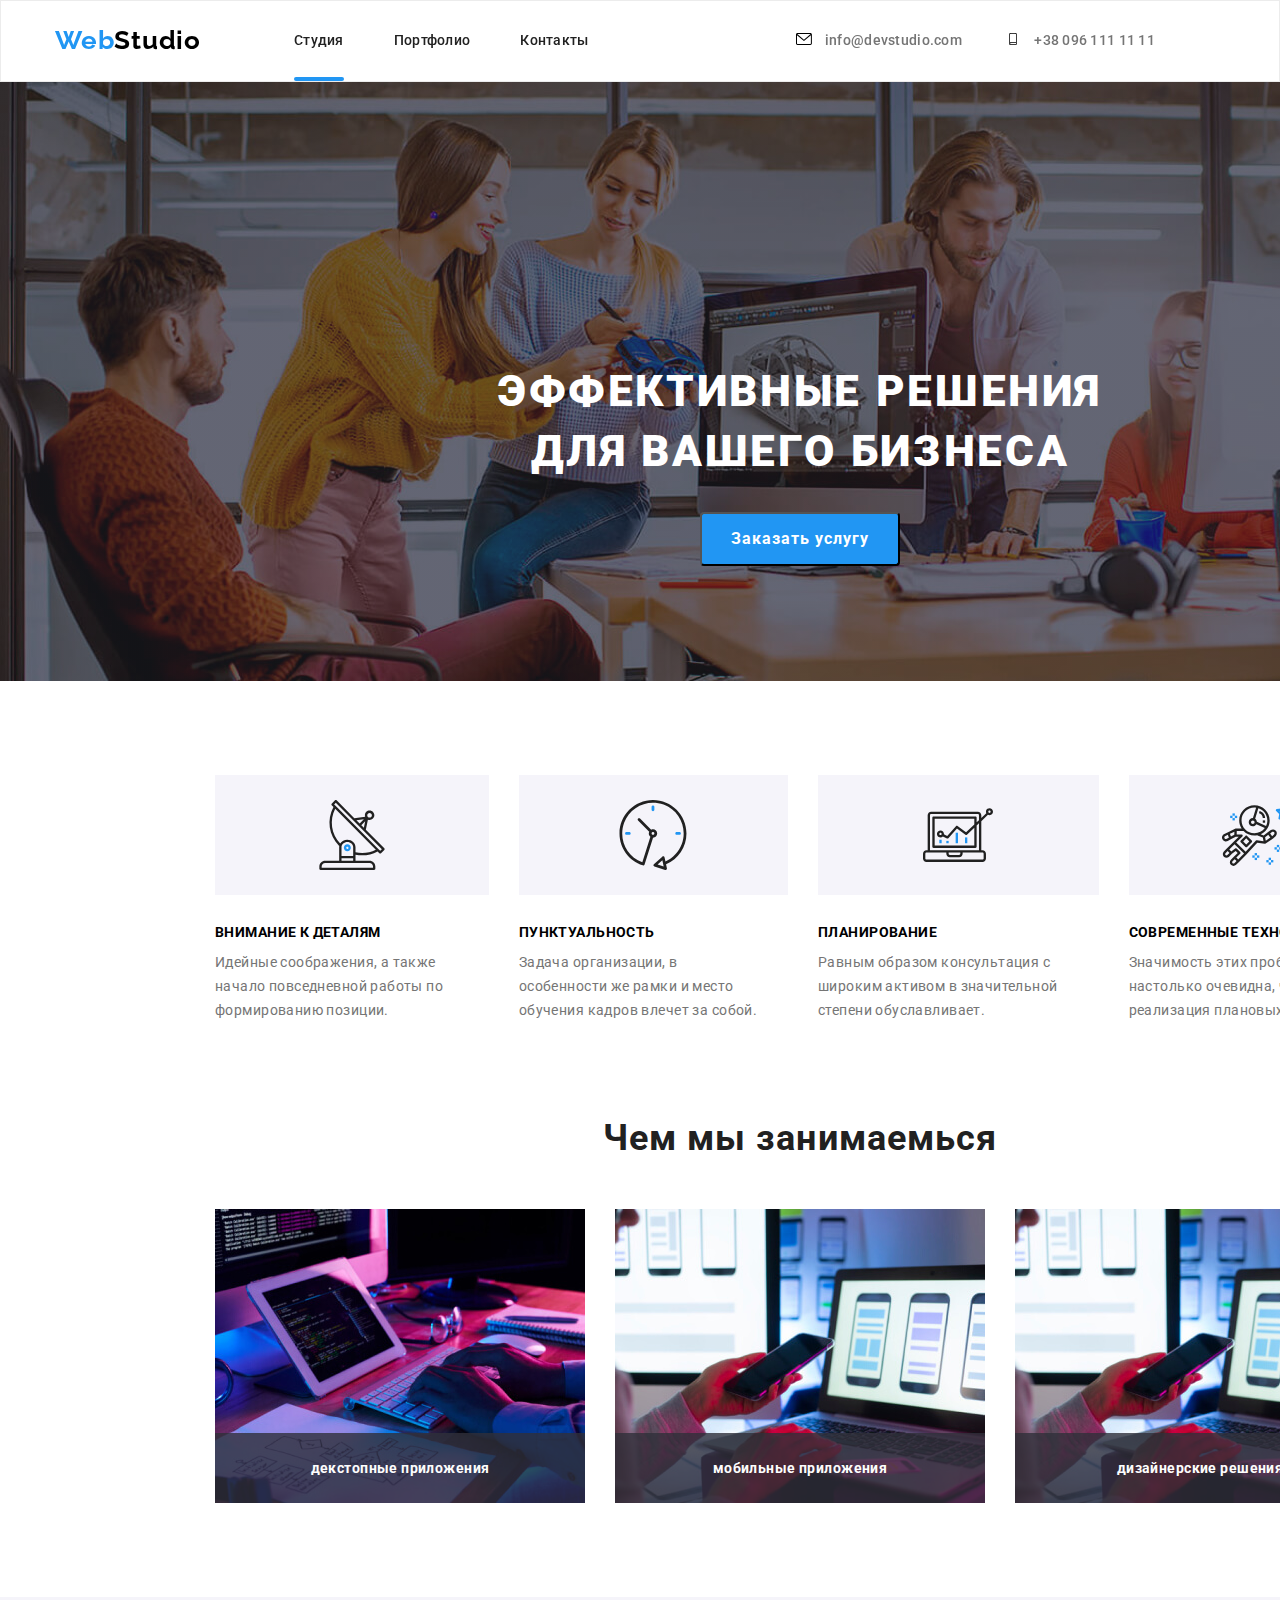
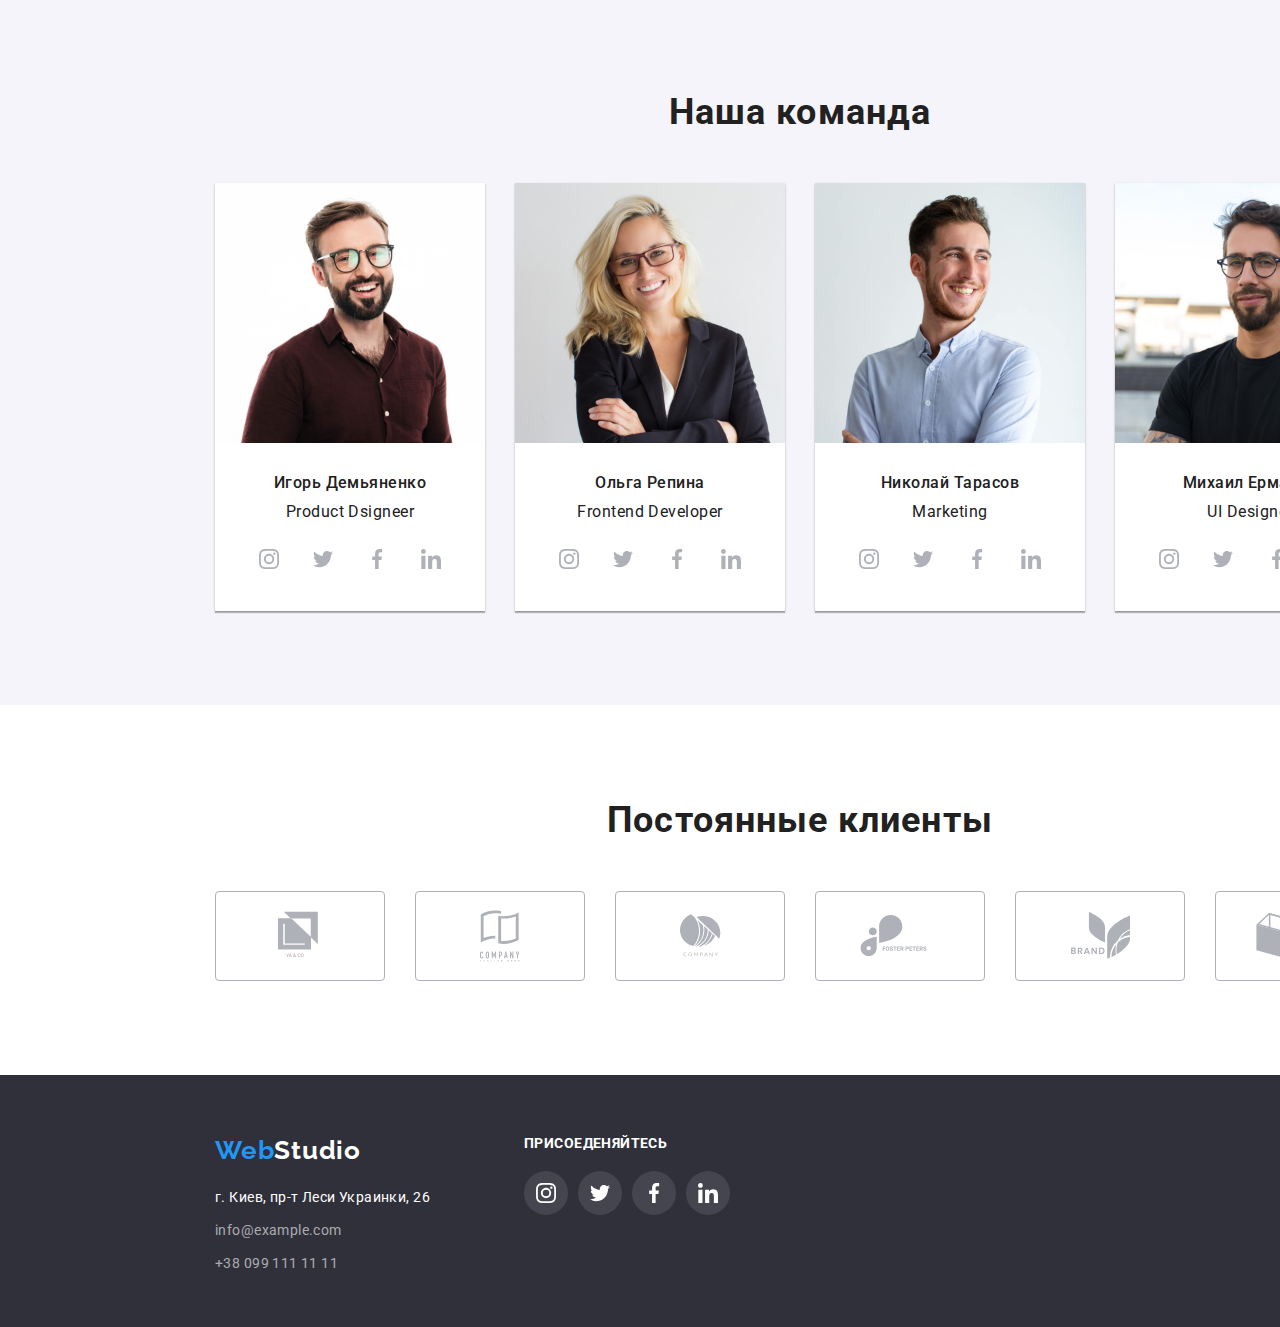
<file: index.html>
<!DOCTYPE html>
<html lang="ru">
  <head>
    <meta charset="UTF-8" />
    <meta name="viewport" content="width=device-width, initial-scale=1.0" />
    <title>Веб студия</title>
    <link
      rel="stylesheet"
      href="https://cdnjs.cloudflare.com/ajax/libs/modern-normalize/1.0.0/modern-normalize.css"
    />
    <link
      href="https://fonts.googleapis.com/css2?family=Raleway:wght@700&family=Roboto:wght@400;500;700&display=swap"
      rel="stylesheet"
    />
    <link rel="stylesheet" href="./css/styles.css" />
  </head>
  <body>
    <!-- header -->
    <header class="header">
      <div class="container">
        <nav class="navigation">
          <a
            class="logo-navigation-list-link link"
            href="./index.html"
            aria-label="логотип веб студия"
            >Web<span class="logo-color">Studio</span></a
          >
          <ul class="navigation-list list">
            <li class="navigation-list-item">
              <div class="item-underline">
                <a class="navigation-list-link link" href="./index.html"
                  >Студия</a
                >
                <div class="underline"></div>
              </div>
            </li>
            <li class="navigation-list-item">
              <a class="navigation-list-link link" href="./portfolio.html"
                >Портфолио</a
              >
            </li>
            <li class="navigation-list-item">
              <a class="navigation-list-link link" href="">Контакты</a>
            </li>
          </ul>
        </nav>
        <address class="adress">
          <ul class="list">
            <li class="header-link-item">
              <a class="header-link link" href="mailto:info@devstudio.com"
                ><svg class="header-link-svg">
                  <use href="./images/sprite.svg#icon-envelope"></use>
                </svg>
                info@devstudio.com
              </a>
            </li>
            <li class="header-tel-link-item">
              <a class="header-tel-link link" href="tel:+380961111111"
                ><svg class="header-tel-link-svg">
                  <use href="./images/sprite.svg#icon-smartphone"></use>
                </svg>
                +38 096 111 11 11
              </a>
            </li>
          </ul>
        </address>
      </div>
    </header>
    <main>
      <!--Hero-->
      <section class="hero">
        <div class="container">
          <h1 class="hero-title">
            Эффективные решения <br />
            для вашего бизнеса
          </h1>
          <button class="modal-btn" type="button" data-modal-open>
            Заказать услугу
          </button>
        </div>
      </section>
      <!-- qualitys -->
      <section class="qualitys">
        <!-- <h2 hidden>qualitys</h2> -->
        <div class="container">
          <ul class="qualitys-list list">
            <li class="qualitys-list-item icon-antenna">
              <h3 class="subtitly-qualitys">Внимание к деталям</h3>
              <p class="description">
                Идейные соображения, а также начало повседневной работы по
                формированию позиции.
              </p>
            </li>
            <li class="qualitys-list-item icon-clock">
              <h3 class="subtitly-qualitys">Пунктуальность</h3>
              <p class="description">
                Задача организации, в особенности же рамки и место обучения
                кадров влечет за собой.
              </p>
            </li>
            <li class="qualitys-list-item icon-diagram">
              <h3 class="subtitly-qualitys">Планирование</h3>
              <p class="description">
                Равным образом консультация с широким активом в значительной
                степени обуславливает.
              </p>
            </li>
            <li class="qualitys-list-item icon-astronaut">
              <h3 class="subtitly-qualitys">Современные технологии</h3>
              <p class="description">
                Значимость этих проблем настолько очевидна, что реализация
                плановых заданий..
              </p>
            </li>
          </ul>
        </div>
      </section>
      <!--Чем мы занимаемься-->
      <section class="about">
        <h2 class="second-title">Чем мы занимаемься</h2>
        <div class="container">
          <ul class="about-list list">
            <li class="about-list-item">
              <div class="container-img">
                <img
                  src="./images/Чем-мы-занимаемся/img1.jpg"
                  alt="руки на клавиатуре"
                  width="370"
                  height="294"
                />
                <p class="about-subtitle">декстопные приложения</p>
              </div>
            </li>
            <li class="about-list-item">
              <div class="container-img">
                <img
                  src="./images/Чем-мы-занимаемся/img2.jpg"
                  alt="телефон в руке"
                  width="370"
                  height="294"
                />
                <p class="about-subtitle">мобильные приложения</p>
              </div>
            </li>
            <li class="about-list-item">
              <div class="container-img">
                <img
                  src="./images/Чем-мы-занимаемся/img2.jpg"
                  alt="телефон в руке"
                  width="370"
                  height="294"
                />
                <p class="about-subtitle">дизайнерские решения</p>
              </div>
            </li>
          </ul>
        </div>
      </section>
      <!--our command-->
      <section class="command">
        <h2 class="title-our-command">Наша команда</h2>
        <div class="container">
          <ul class="names-list list">
            <li class="names-list-item">
              <img
                src="./images/Наша-команда/igor.jpg"
                alt="игорь"
                width="270"
                height="260"
              />
              <h3 class="name">Игорь Демьяненко</h3>
              <p lang="en" class="position">Product Dsigneer</p>
              <ul class="social-list list">
                <li class="social-list-item">
                  <a class="social-list-link" href="">
                    <svg class="social-list-svg">
                      <use href="./images/sprite.svg#icon-instagram"></use>
                    </svg>
                  </a>
                </li>
                <li class="social-list-item">
                  <a class="social-list-link" href="">
                    <svg class="social-list-svg">
                      <use href="./images/sprite.svg#icon-twitter"></use>
                    </svg>
                  </a>
                </li>
                <li class="social-list-item">
                  <a class="social-list-link" href="">
                    <svg class="social-list-svg">
                      <use href="./images/sprite.svg#icon-facebook"></use>
                    </svg>
                  </a>
                </li>
                <li class="social-list-item">
                  <a class="social-list-link" href="">
                    <svg class="social-list-svg">
                      <use href="./images/sprite.svg#icon-linkedin"></use>
                    </svg>
                  </a>
                </li>
              </ul>
            </li>
            <li class="names-list-item">
              <img
                src="./images/Наша-команда/olga.jpg"
                alt="ольга"
                width="270"
                height="260"
              />
              <h3 class="name">Ольга Репина</h3>
              <p lang="en" class="position">Frontend Developer</p>
              <ul class="social-list list">
                <li class="social-list-item">
                  <a class="social-list-link" href="">
                    <svg class="social-list-svg">
                      <use href="./images/sprite.svg#icon-instagram"></use>
                    </svg>
                  </a>
                </li>
                <li class="social-list-item">
                  <a class="social-list-link" href="">
                    <svg class="social-list-svg">
                      <use href="./images/sprite.svg#icon-twitter"></use>
                    </svg>
                  </a>
                </li>
                <li class="social-list-item">
                  <a class="social-list-link" href="">
                    <svg class="social-list-svg">
                      <use href="./images/sprite.svg#icon-facebook"></use>
                    </svg>
                  </a>
                </li>
                <li class="social-list-item">
                  <a class="social-list-link" href="">
                    <svg class="social-list-svg">
                      <use href="./images/sprite.svg#icon-linkedin"></use>
                    </svg>
                  </a>
                </li>
              </ul>
            </li>
            <li class="names-list-item">
              <img
                src="./images/Наша-команда/nicolay.jpg"
                alt="николай"
                width="270"
                height="260"
              />
              <h3 class="name">Николай Тарасов</h3>
              <p lang="en" class="position">Marketing</p>
              <ul class="social-list list">
                <li class="social-list-item">
                  <a class="social-list-link" href="">
                    <svg class="social-list-svg">
                      <use href="./images/sprite.svg#icon-instagram"></use>
                    </svg>
                  </a>
                </li>
                <li class="social-list-item">
                  <a class="social-list-link" href="">
                    <svg class="social-list-svg">
                      <use href="./images/sprite.svg#icon-twitter"></use>
                    </svg>
                  </a>
                </li>
                <li class="social-list-item">
                  <a class="social-list-link" href="">
                    <svg class="social-list-svg">
                      <use href="./images/sprite.svg#icon-facebook"></use>
                    </svg>
                  </a>
                </li>
                <li class="social-list-item">
                  <a class="social-list-link" href="">
                    <svg class="social-list-svg">
                      <use href="./images/sprite.svg#icon-linkedin"></use>
                    </svg>
                  </a>
                </li>
              </ul>
            </li>
            <li class="names-list-item">
              <img
                src="./images/Наша-команда/mihail.jpg"
                alt="михаил"
                width="270"
                height="260"
              />
              <h3 class="name">Михаил Ермаков</h3>
              <p lang="en" class="position">UI Designer</p>
              <ul class="social-list list">
                <li class="social-list-item">
                  <a class="social-list-link" href="">
                    <svg class="social-list-svg">
                      <use href="./images/sprite.svg#icon-instagram"></use>
                    </svg>
                  </a>
                </li>
                <li class="social-list-item">
                  <a class="social-list-link" href="">
                    <svg class="social-list-svg">
                      <use href="./images/sprite.svg#icon-twitter"></use>
                    </svg>
                  </a>
                </li>
                <li class="social-list-item">
                  <a class="social-list-link" href="">
                    <svg class="social-list-svg">
                      <use href="./images/sprite.svg#icon-facebook"></use>
                    </svg>
                  </a>
                </li>
                <li class="social-list-item">
                  <a class="social-list-link" href="">
                    <svg class="social-list-svg">
                      <use href="./images/sprite.svg#icon-linkedin"></use>
                    </svg>
                  </a>
                </li>
              </ul>
            </li>
          </ul>
        </div>
      </section>
      <!-- =============clients================= -->
      <section class="clients">
        <h2 class="title-clients">Постоянные клиенты</h2>
        <div class="container">
          <ul class="clients-list list">
            <li class="clients-item">
              <a class="clients-link" href="">
                <svg width="44" height="50" class="clients-item-svg">
                  <use href="./images/sprite.svg#icon-logo1"></use>
                </svg>
              </a>
            </li>
            <li class="clients-item">
              <a class="clients-link" href=""
                ><svg
                  width="40"
                  height="52"
                  class="clients-item-svg icon-logo2"
                >
                  <use href="./images/sprite.svg#icon-logo2"></use>
                </svg>
              </a>
            </li>
            <li class="clients-item">
              <a class="clients-link" href=""
                ><svg width="41" height="43" class="clients-item-svg">
                  <use href="./images/sprite.svg#icon-logo3"></use>
                </svg>
              </a>
            </li>
            <li class="clients-item">
              <a class="clients-link" href=""
                ><svg width="80" height="42" class="clients-item-svg">
                  <use href="./images/sprite.svg#icon-logo4"></use>
                </svg>
              </a>
            </li>
            <li class="clients-item">
              <a class="clients-link" href=""
                ><svg width="59" height="47" class="clients-item-svg">
                  <use href="./images/sprite.svg#icon-logo5"></use>
                </svg>
              </a>
            </li>
            <li class="clients-item">
              <a class="clients-link" href=""
                ><svg width="88" height="45" class="clients-item-svg">
                  <use href="./images/sprite.svg#icon-logo6"></use>
                </svg>
              </a>
            </li>
          </ul>
        </div>
      </section>
    </main>
    <!-- footer -->
    <footer class="footer">
      <div class="container">
        <div>
          <address class="adress">
            <a
              class="logo-navigation-list-link link"
              href="./index.html"
              aria-label="логотип веб студия"
              >Web<span class="footer-logo-color">Studio</span>
            </a>
            <ul class="footer-list list">
              <li class="footer-navigation-item">
                <a
                  class="footer-navigation-list-item link"
                  href="https://goo.gl/maps/fQtyzHrdmxsXW1k68"
                  target="_blank"
                  >г. Киев, пр-т Леси Украинки, 26</a
                >
              </li>
              <li class="footer-navigation-item">
                <a
                  class="footer-navigation-list-link link"
                  href="mailto:info@example.com"
                  >info@example.com</a
                >
              </li>
              <li class="footer-navigation-item">
                <a class="footer-tel-link link" href="tel:+380991111111"
                  >+38 099 111 11 11</a
                >
              </li>
            </ul>
          </address>
        </div>

        <div class="social-link">
          <p class="social-link-footer-title">ПРИСОЕДЕНЯЙТЕСЬ</p>
          <ul class="social-link-footer-list list">
            <li class="footer-social-link-item">
              <a class="footer-social-link" href=""
                ><svg class="footer-social-list-svg">
                  <use href="./images/sprite.svg#icon-instagram"></use>
                </svg>
              </a>
            </li>
            <li class="footer-social-link-item">
              <a class="footer-social-link" href="">
                <svg class="footer-social-list-svg">
                  <use href="./images/sprite.svg#icon-twitter"></use>
                </svg>
              </a>
            </li>
            <li class="footer-social-link-item">
              <a class="footer-social-link" href=""
                ><svg class="footer-social-list-svg">
                  <use href="./images/sprite.svg#icon-facebook"></use>
                </svg>
              </a>
            </li>
            <li class="footer-social-link-item">
              <a class="footer-social-link" href=""
                ><svg class="footer-social-list-svg">
                  <use href="./images/sprite.svg#icon-linkedin"></use>
                </svg>
              </a>
            </li>
          </ul>
        </div>
      </div>
    </footer>

    <div class="backdrop is-hidden" data-modal>
      <div class="modal">
        <button type="button" class="close-btn" data-modal-close></button>
      </div>
    </div>
    <script src="./js/modal.js"></script>
  </body>
</html>

<!-- <svg class="close-btn-svg">
            <use
              width="18px"
              height="18px"
              href="./images.qualitys.close-black.svg"
            ></use>
          </svg> -->
</file>
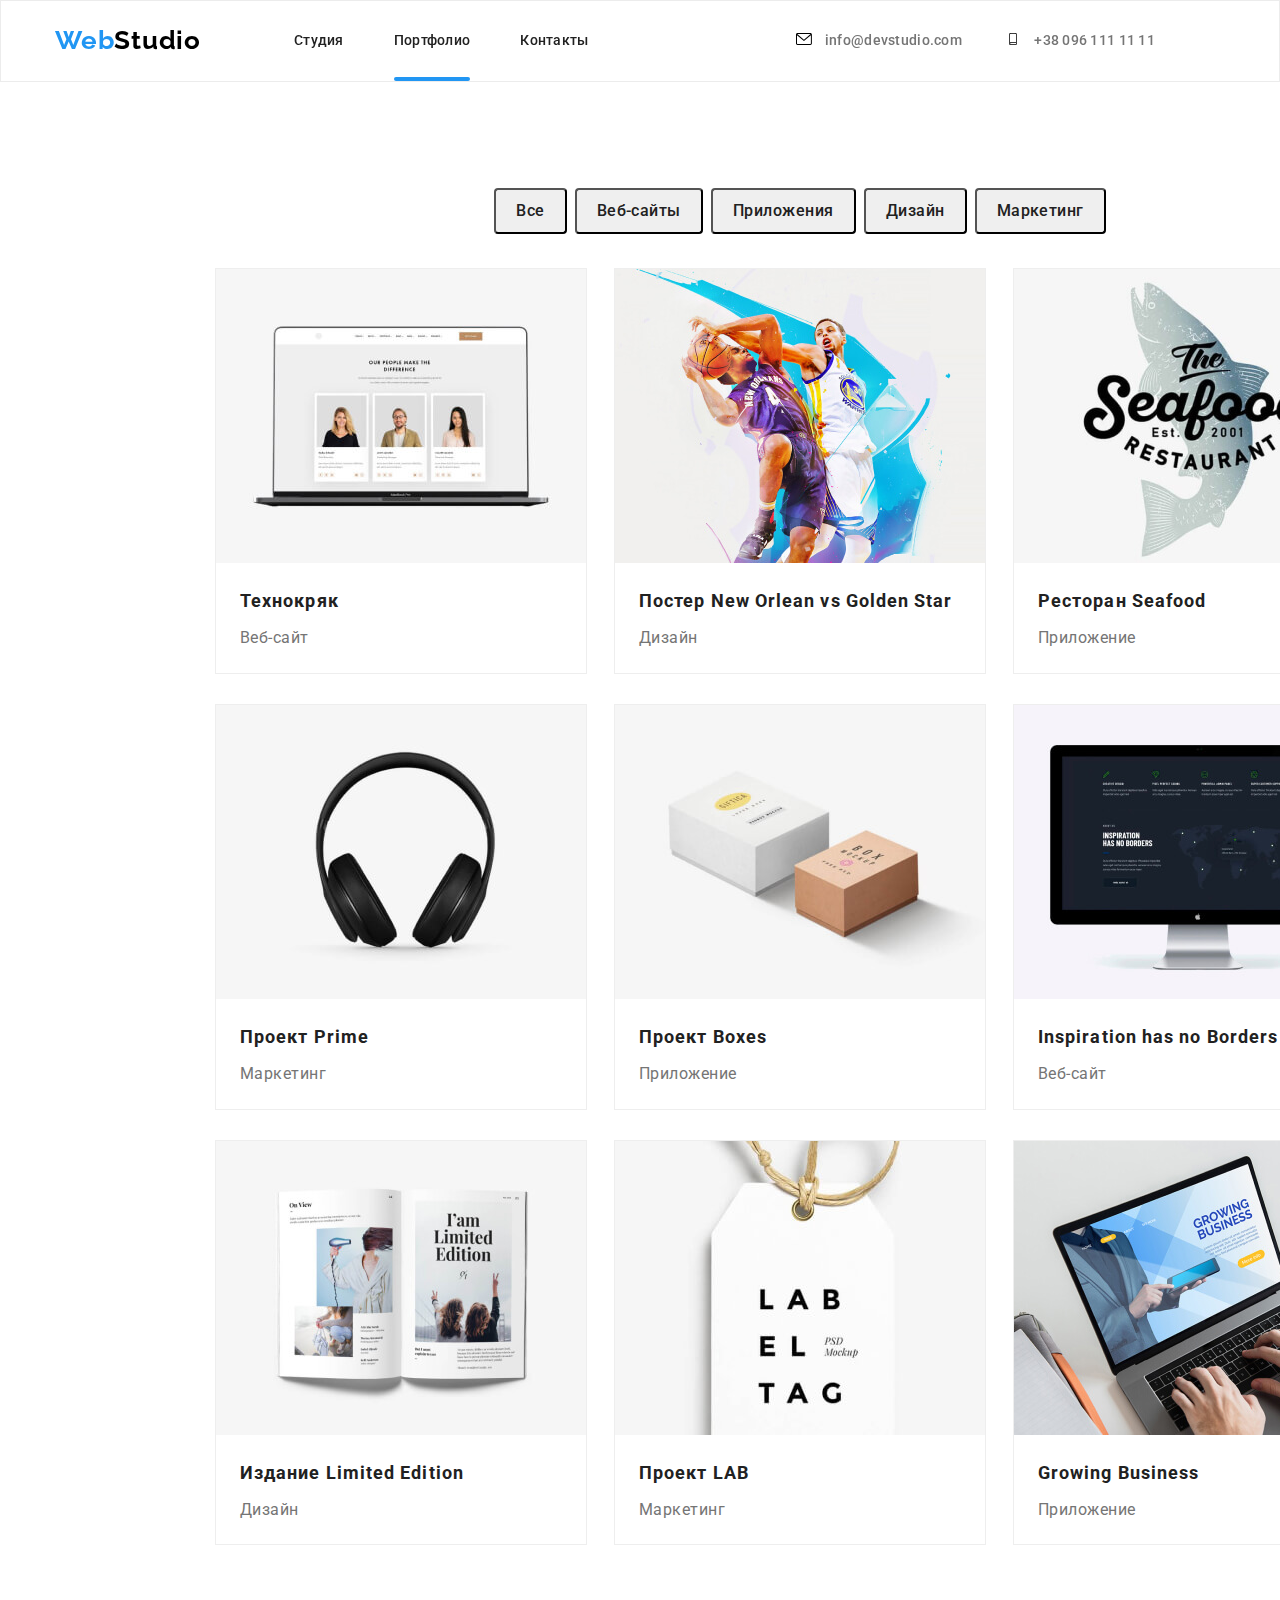
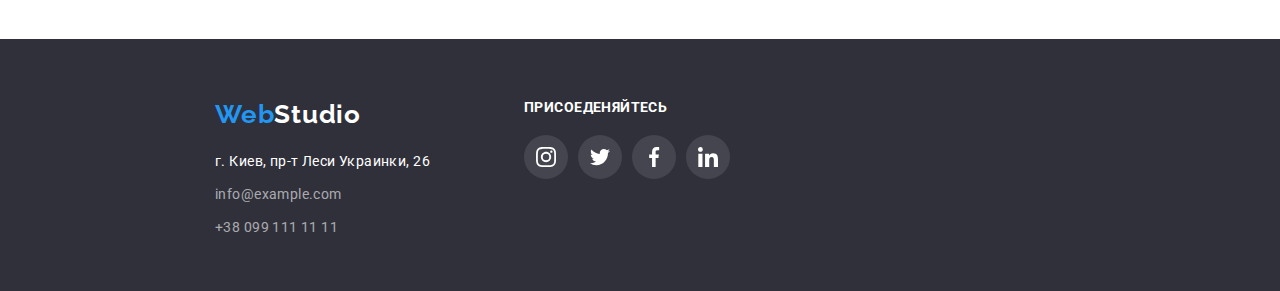
<file: portfolio.html>
<!DOCTYPE html>
<html lang="en">
  <head>
    <meta charset="UTF-8" />
    <meta name="viewport" content="width=device-width, initial-scale=1.0" />
    <title>Portfolio</title>
    <link
      rel="stylesheet"
      href="https://cdnjs.cloudflare.com/ajax/libs/modern-normalize/1.0.0/modern-normalize.css"
    />
    <link
      href="https://fonts.googleapis.com/css2?family=Raleway:wght@700&family=Roboto:wght@400;500;700&display=swap"
      rel="stylesheet"
    />
    <link rel="stylesheet" href="./css/styles.css" />
  </head>
  <body>
    <!-- header -->
    <header class="header">
      <div class="container">
        <nav class="navigation">
          <a
            class="logo-navigation-list-link link"
            href="./index.html"
            aria-label="логотип веб студия"
            >Web<span class="logo-color">Studio</span>
          </a>
          <ul class="navigation-list list">
            <li class="navigation-list-item">
              <a class="navigation-list-link link" href="./index.html"
                >Студия</a
              >
            </li>
            <li class="navigation-list-item">
              <div class="item-underline">
                <a class="navigation-list-link link" href="./portfolio.html"
                  >Портфолио</a
                >
                <div class="underline"></div>
              </div>
            </li>
            <li class="navigation-list-item">
              <a class="navigation-list-link link" href="">Контакты</a>
            </li>
          </ul>
        </nav>
        <address class="adress">
          <ul class="list">
            <li>
              <a class="header-link link" href="mailto:info@devstudio.com">
                <svg class="header-link-svg">
                  <use href="./images/sprite.svg#icon-envelope"></use>
                </svg>
                info@devstudio.com
              </a>
            </li>
            <li>
              <a class="header-tel-link link" href="tel:+380961111111"
                ><svg class="header-tel-link-svg">
                  <use href="./images/sprite.svg#icon-smartphone"></use>
                </svg>
                +38 096 111 11 11
              </a>
            </li>
          </ul>
        </address>
      </div>
    </header>
    <!-- projects -->
    <main>
      <!-- <h1>Projects</h1> -->
      <section class="projects">
        <div class="container">
          <ul class="navigation-btn list">
            <li class="navigation-btn-item">
              <button type="button" class="potfolio-btn">Все</button>
            </li>
            <li class="navigation-btn-item">
              <button type="button" class="potfolio-btn">Веб-сайты</button>
            </li>
            <li class="navigation-btn-item">
              <button type="button" class="potfolio-btn">Приложения</button>
            </li>
            <li class="navigation-btn-item">
              <button type="button" class="potfolio-btn">Дизайн</button>
            </li>
            <li class="navigation-btn-item">
              <button type="button" class="potfolio-btn">Маркетинг</button>
            </li>
          </ul>
          <ul class="projects-item list">
            <li class="item">
              <a href=""
                ><div class="projects-item-img-wrapper">
                  <img
                    src="./images/Projects/display-macbook.jpg"
                    alt="display-macbook"
                  />
                  <div class="overlay">
                    <p class="overlay-text">
                      Технокряк это современная площадка распространения
                      коронавируса. Компании используют эту платформу для
                      цифрового шпионажа и атак на защищённые сервера
                      конкурентов.
                    </p>
                  </div>
                </div>
              </a>
              <h2 class="portfolio-title">Технокряк</h2>
              <p class="potfolio-subtitle">Веб-сайт</p>
            </li>
            <li class="item">
              <a href=""
                ><div class="projects-item-img-wrapper">
                  <img
                    src="./images/Projects/play-basketboll.jpg"
                    alt="play-basketboll"
                  />
                  <div class="overlay">
                    <p class="overlay-text">
                      Технокряк это современная площадка распространения
                      коронавируса. Компании используют эту платформу для
                      цифрового шпионажа и атак на защищённые сервера
                      конкурентов.
                    </p>
                  </div>
                </div>
              </a>
              <h2 class="portfolio-title">Постер New Orlean vs Golden Star</h2>
              <p class="potfolio-subtitle">Дизайн</p>
            </li>
            <li class="item">
              <a href=""
                ><div class="projects-item-img-wrapper">
                  <img src="./images/Projects/seafood.jpg" alt="seafood" />
                  <div class="overlay">
                    <p class="overlay-text">
                      Технокряк это современная площадка распространения
                      коронавируса. Компании используют эту платформу для
                      цифрового шпионажа и атак на защищённые сервера
                      конкурентов.
                    </p>
                  </div>
                </div>
              </a>
              <h2 class="portfolio-title">Ресторан Seafood</h2>
              <p class="potfolio-subtitle">Приложение</p>
            </li>
            <li class="item">
              <a href="">
                <div class="projects-item-img-wrapper">
                  <img
                    src="./images/Projects/headphones.jpg"
                    alt="headphones"
                  />
                  <div class="overlay">
                    <p class="overlay-text">
                      Технокряк это современная площадка распространения
                      коронавируса. Компании используют эту платформу для
                      цифрового шпионажа и атак на защищённые сервера
                      конкурентов.
                    </p>
                  </div>
                </div>
              </a>
              <h2 class="portfolio-title">Проект Prime</h2>
              <p class="potfolio-subtitle">Маркетинг</p>
            </li>
            <li class="item">
              <a href="">
                <div class="projects-item-img-wrapper">
                  <img src="./images/Projects/boxes.jpg" alt="boxes" />
                  <div class="overlay">
                    <p class="overlay-text">
                      Технокряк это современная площадка распространения
                      коронавируса. Компании используют эту платформу для
                      цифрового шпионажа и атак на защищённые сервера
                      конкурентов.
                    </p>
                  </div>
                </div>
              </a>

              <h2 class="portfolio-title">Проект Boxes</h2>
              <p class="potfolio-subtitle">Приложение</p>
            </li>
            <li class="item">
              <a href="">
                <div class="projects-item-img-wrapper">
                  <img
                    src="./images/Projects/monitor-of-computer.jpg"
                    alt="monitor of computer"
                  />
                  <div class="overlay">
                    <p class="overlay-text">
                      Технокряк это современная площадка распространения
                      коронавируса. Компании используют эту платформу для
                      цифрового шпионажа и атак на защищённые сервера
                      конкурентов.
                    </p>
                  </div>
                </div>
              </a>

              <h2 lang="en" class="portfolio-title">
                Inspiration has no Borders
              </h2>
              <p class="potfolio-subtitle">Веб-сайт</p>
            </li>
            <li class="item">
              <a href="">
                <div class="projects-item-img-wrapper">
                  <img src="./images/Projects/book.jpg" alt="book" />
                  <div class="overlay">
                    <p class="overlay-text">
                      Технокряк это современная площадка распространения
                      коронавируса. Компании используют эту платформу для
                      цифрового шпионажа и атак на защищённые сервера
                      конкурентов.
                    </p>
                  </div>
                </div>
              </a>
              <h2 class="portfolio-title">Издание Limited Edition</h2>
              <p class="potfolio-subtitle">Дизайн</p>
            </li>
            <li class="item">
              <a href="">
                <div class="projects-item-img-wrapper">
                  <img src="./images/Projects/label.jpg" alt="label" />
                  <div class="overlay">
                    <p class="overlay-text">
                      Технокряк это современная площадка распространения
                      коронавируса. Компании используют эту платформу для
                      цифрового шпионажа и атак на защищённые сервера
                      конкурентов.
                    </p>
                  </div>
                </div>
              </a>

              <h2 class="portfolio-title">Проект LAB</h2>
              <p class="potfolio-subtitle">Маркетинг</p>
            </li>
            <li class="item">
              <a href=""
                ><div class="projects-item-img-wrapper">
                  <img
                    src="./images/Projects/hands-on-keyboard.jpg"
                    alt="hands on keyboard"
                  />
                  <div class="overlay">
                    <p class="overlay-text">
                      Технокряк это современная площадка распространения
                      коронавируса. Компании используют эту платформу для
                      цифрового шпионажа и атак на защищённые сервера
                      конкурентов.
                    </p>
                  </div>
                </div></a
              >

              <h2 class="portfolio-title">Growing Business</h2>
              <p class="potfolio-subtitle">Приложение</p>
            </li>
          </ul>
        </div>
      </section>
    </main>
    <!-- footer -->
    <footer class="footer">
      <div class="container">
        <div>
          <address class="adress">
            <a
              class="logo-navigation-list-link link"
              href="./index.html"
              aria-label="логотип веб студия"
              >Web<span class="footer-logo-color">Studio</span>
            </a>
            <ul class="footer-list list">
              <li class="footer-navigation-item">
                <a
                  class="footer-navigation-list-item link"
                  href="https://goo.gl/maps/fQtyzHrdmxsXW1k68"
                  target="_blank"
                  >г. Киев, пр-т Леси Украинки, 26</a
                >
              </li>
              <li class="footer-navigation-item">
                <a
                  class="footer-navigation-list-link link"
                  href="mailto:info@example.com"
                  >info@example.com</a
                >
              </li>
              <li class="footer-navigation-item">
                <a class="footer-tel-link link" href="tel:+380991111111"
                  >+38 099 111 11 11</a
                >
              </li>
            </ul>
          </address>
        </div>

        <div class="social-link">
          <p class="social-link-footer-title">ПРИСОЕДЕНЯЙТЕСЬ</p>
          <ul class="social-link-footer-list list">
            <li class="footer-social-link-item">
              <a class="footer-social-link" href=""
                ><svg class="footer-social-list-svg">
                  <use href="./images/sprite.svg#icon-instagram"></use>
                </svg>
              </a>
            </li>
            <li class="footer-social-link-item">
              <a class="footer-social-link" href="">
                <svg class="footer-social-list-svg">
                  <use href="./images/sprite.svg#icon-twitter"></use>
                </svg>
              </a>
            </li>
            <li class="footer-social-link-item">
              <a class="footer-social-link" href="">
                <svg class="footer-social-list-svg">
                  <use href="./images/sprite.svg#icon-facebook"></use>
                </svg>
              </a>
            </li>
            <li class="footer-social-link-item">
              <a class="footer-social-link" href="">
                <svg class="footer-social-list-svg">
                  <use href="./images/sprite.svg#icon-linkedin"></use>
                </svg>
              </a>
            </li>
          </ul>
        </div>
      </div>
    </footer>
  </body>
</html>
</file>
<file: css/styles.css>
:root {
  --main-font: "Roboto", sans-serif;
  --secondary-font: "Raleway", sans-serif;
  --title-light-theme-colour: #212121;
  --title-dark-theme-colour: #ffffff;
  --description-theme-colour: #757575;
  --accent-color: #2196f3;
}
*,
*::before,
*::after {
  margin: 0;
  padding: 0;
}
body {
  font-family: var(--main-font);
  font-style: normal;
  width: 1600px;
  margin: auto;
}

.list {
  list-style: none;
}
.link {
  text-decoration: none;
}
.adress {
  font-style: normal;
}
img {
  display: block;
}

.container {
  width: 1200;
  padding: 0 15px;
  margin: 0 auto;
}
.navigation-list-link {
  font-weight: 500;
  font-size: 14px;
  line-height: 1.14;
  letter-spacing: 0.02em;
  color: var(--title-light-theme-colour);
  transition-duration: 250ms;
  transition-timing-function: cubic-bezier(0.4, 0, 0.2, 1);
}

.item-underline {
  display: block;
  content: "";
  position: relative;
}
.underline:after {
  display: block;
  position: absolute;
  content: "";
  width: 100%;
  height: 4px;
  background-color: #2196f3;
  border-radius: 2px;
  margin-top: 27px;
}
.modal-btn {
  background: var(--accent-color);
  font-family: var(--main-font);
  font-style: normal;
  font-weight: bold;
  font-size: 16px;
  line-height: 1.88;
  letter-spacing: 0.06em;
  color: #ffffff;
  padding: 10px;
  width: 200px;
  min-height: 50px;
  border-radius: 4px;
  /* background-color: transparent; */
  cursor: pointer;
}

.navigation-list-link:hover,
.navigation-list-link:focus,
.header-link:hover,
.header-link:focus {
  color: var(--accent-color);
}

.header-link-svg {
  display: inline-block;
  width: 16px;
  height: 12px;
  margin: auto;
  margin-right: 10px;
  color: var(--description-theme-colour);
}
.header-tel-link-svg {
  display: inline-block;
  width: 16px;
  height: 12px;
  margin-right: 10px;
  margin-bottom: 0;
}

.header-link:hover .header-link-svg,
.header-tel-link:hover .header-tel-link-svg {
  fill: var(--accent-color);
}
.subtitly-qualitys {
  font-weight: 700;
  font-size: 14px;
  line-height: 1.14;
  letter-spacing: 0.03em;
  text-transform: uppercase;
  margin-bottom: 10px;
}
.description {
  font-weight: 400;
  font-size: 14px;
  line-height: 1.71;
  letter-spacing: 0.03em;
  color: var(--description-theme-colour);
  padding-right: 20px;
}
.logo-navigation-list-link {
  font-family: var(--secondary-font);
  font-style: normal;
  font-weight: 700;
  font-size: 26px;
  line-height: 1.19;
  letter-spacing: 0.03em;
  color: var(--accent-color);
  margin-right: 93px;
}

.second-title {
  font-family: var(--main-font);
  font-weight: bold;
  font-size: 36px;
  line-height: 42px;
  letter-spacing: 0.03em;
  color: var(--title-light-theme-colour);
  text-align: center;
  padding-bottom: 50px;
}
.position {
  font-family: var(--main-font);
  font-style: normal;
  font-weight: 400;
  font-size: 16px;
  line-height: 1.19;
  letter-spacing: 0.03em;
  color: var(--title-light-theme-colour);
  text-align: center;
  margin-bottom: 16px;
}
.name {
  font-family: var(--main-font);
  font-weight: 500;
  font-size: 16px;
  line-height: 1.19;
  letter-spacing: 0.03em;
  color: var(--title-light-theme-colour);
  margin-top: 30px;
  margin-bottom: 10px;
  text-align: center;
}
.footer-navigation-list-item {
  font-family: var(--main-font);
  font-weight: 400;
  font-size: 14px;
  line-height: 1.71;
  letter-spacing: 0.03em;
  color: #ffffff;
}
.footer-navigation-list-link,
.footer-tel-link {
  font-family: var(--main-font);
  font-weight: 400;
  font-size: 14px;
  line-height: 1.71;
  letter-spacing: 0.03em;
  color: rgba(255, 255, 255, 0.6);
}
.logo-color {
  color: #000000;
}
/* ==================header======================= */

.header {
  position: fixed;
  width: 100%;
  padding: 24px 0 25px 0;
  border: 1px solid #ececec;
  z-index: 1;
  top: 0;
  left: 0;
}
.header .container {
  display: flex;
  align-items: center;
  width: 1200px;
  padding: 0 15px;
}
.header-link {
  font-weight: 500;
  font-size: 14px;
  line-height: 1.14;
  letter-spacing: 0.02em;
}
.navigation {
  display: flex;
  align-items: center;
}
.navigation-list {
  display: flex;
}
.adress .list {
  display: flex;
}
.navigation-list-item:not(:last-child) {
  margin-right: 50px;
}
.header .adress {
  margin-left: auto;
}
.header-link {
  margin-right: 43px;
  color: var(--description-theme-colour);
  transition-duration: 250ms;
  transition-timing-function: cubic-bezier(0.4, 0, 0.2, 1);
}
.header-tel-link:hover {
  color: var(--accent-color);
}
.header-tel-link {
  font-weight: 500;
  font-size: 14px;
  line-height: 1.14;
  letter-spacing: 0.02em;
  color: var(--description-theme-colour);
  transition-duration: 250ms;
  transition-timing-function: cubic-bezier(0.4, 0, 0.2, 1);
}

/* ================HERO==================== */

.hero {
  margin-top: 81px;
  background-color: #2f303a;
  height: 600px;
  background-image: linear-gradient(
      rgba(47, 48, 58, 0.4),
      rgba(47, 48, 58, 0.4)
    ),
    url("../images/hero/bg.jpg");
}
.hero .container {
  text-align: center;
  padding-top: 81px;
}
.hero-title {
  font-family: var(--main-font);
  font-weight: 900;
  font-size: 44px;
  line-height: 1.36;
  letter-spacing: 0.06em;
  text-transform: uppercase;
  color: #ffffff;
  padding-top: 200px;
  padding-bottom: 30px;
}
/* =================qualitys============= */
.qualitys .container {
  display: flex;
  width: 1200px;
  padding-bottom: 94px;
  padding-top: 94px;
}
.qualitys-list {
  display: flex;
}
.qualitys-list-item:not(:last-child) {
  margin-right: 30px;
}
.qualitys-list-item::before {
  content: "";
  display: block;
  height: 120px;
  background-size: 70px 70px;
  background-repeat: no-repeat;
  background-position: center;
  background-color: #f5f4fa;
  margin-bottom: 30px;
}
.icon-antenna::before {
  background-image: url(../images/qualitys/antenna.svg);
}
.icon-clock::before {
  background-image: url(../images/qualitys/clock.svg);
}
.icon-diagram::before {
  background-image: url(../images/qualitys/diagram.svg);
}
.icon-astronaut::before {
  background-image: url(../images/qualitys/astronaut.svg);
}
/* ==============Чем мы занимаемься========== */
.container .about-list {
  display: flex;
  width: 1200px;
  padding: 0 15px;
  margin: 0 auto;
}
.about-list-item:not(:last-child) {
  margin-right: 30px;
}
.about {
  margin-bottom: 94px;
}
.container-img {
  position: relative;
}
.about-subtitle {
  display: flex;
  justify-content: center;
  align-items: center;
  position: absolute;
  height: 70px;
  width: 370px;
  bottom: 0;
  background-color: rgba(47, 48, 58, 0.8);
  color: rgb(253, 253, 253);
  font-family: Roboto;
  font-size: 14px;
  font-weight: 700;
  line-height: 16px;
  letter-spacing: 0.03em;
}

/* ================our command=============== */
.command {
  background-color: #f5f4fa;
  height: 708px;
}

.command .container {
  width: 1200px;
  padding: 0 15px;
  margin: 0 auto;
}
.names-list {
  display: flex;
  margin-bottom: 94px;
}
.names-list-item:not(:last-child) {
  margin-right: 30px;
}
.title-our-command {
  font-family: var(--main-font);
  font-weight: bold;
  font-size: 36px;
  line-height: 42px;
  letter-spacing: 0.03em;
  color: var(--title-light-theme-colour);
  text-align: center;
  padding-top: 94px;
  padding-bottom: 50px;
}
.names-list-item {
  background-color: #fff;
  box-shadow: 0px 1px 3px rgba(0, 0, 0, 0.12), 0px 1px 1px rgba(0, 0, 0, 0.14),
    0px 2px 1px rgba(0, 0, 0, 0.2);
}

.social-list {
  display: flex;
  justify-content: space-between;
  margin-bottom: 30px;
  margin-left: 32px;
  margin-right: 32px;
}
.social-list-link {
  display: flex;
  align-items: center;
  justify-content: center;
  width: 44px;
  height: 44px;
  border-radius: 50%;
  transition-duration: 250ms;
  transition-timing-function: cubic-bezier(0.4, 0, 0.2, 1);
}
.social-list-svg {
  width: 20px;
  height: 20px;
  fill: #afb1b8;
  transition-duration: 250ms;
  transition-timing-function: cubic-bezier(0.4, 0, 0.2, 1);
}
.social-list-link:hover {
  background-color: var(--accent-color);
}
.social-list-link:hover .social-list-svg {
  fill: var(--title-dark-theme-colour);
}

/* ====================footer================== */

.footer .container {
  display: flex;
  width: 1200px;
  height: 252px;
  padding: 60px 15px;
}
.footer-logo-color {
  color: #ffffff;
}
.footer {
  background-color: #2f303a;
}
.footer-list {
  display: block;
  flex-direction: column;
  margin-bottom: 60px;
}
.footer-navigation-item {
  margin-bottom: 9px;
}
.adress .logo-navigation-list-link {
  display: block;
  margin-bottom: 20px;
}
/* ===================Projects================== */
.projects .container {
  width: 1200px;
  margin-top: 94px;
  margin-bottom: 94px;
}
.navigation-btn {
  display: flex;
  padding-top: 94px;
  justify-content: center;
}
.navigation-btn-item:not(:last-child) {
  margin-right: 8px;
}
.potfolio-btn {
  font-family: var(--main-font);
  font-weight: 500;
  font-size: 16px;
  line-height: 1.63;
  letter-spacing: 0.03em;
  color: var(--title-light-theme-colour);
  padding: 8px 20px;
  cursor: pointer;
  border-radius: 4px;
  transition-duration: 250ms;
  transition-timing-function: cubic-bezier(0.4, 0, 0.2, 1);
}
.potfolio-btn:hover,
.potfolio-btn:focus {
  background-color: var(--accent-color);
  color: #ffffff;
}
.portfolio-title {
  font-family: var(--main-font);
  font-weight: 700;
  font-size: 18px;
  line-height: 2;
  letter-spacing: 0.06em;
  color: var(--title-light-theme-colour);
  margin: 20px 24px 4px 24px;
}
.potfolio-subtitle {
  font-family: var(--main-font);
  font-weight: 400;
  font-size: 16px;
  line-height: 1.86;
  letter-spacing: 0.03em;
  color: var(--description-theme-colour);
  margin: 0px 24px 20px 24px;
}

.projects-item {
  display: flex;
  justify-content: space-between;
  flex-wrap: wrap;
}
.projects-item .item {
  margin-right: 26px;
  margin-bottom: 30px;
}
.projects-item .item:nth-child(3n) {
  margin-right: 0;
}
.projects-item .item:nth-last-child(-n + 3) {
  margin-bottom: 0;
}
.projects-item .item:nth-child(-n + 3) {
  margin-top: 34px;
}
.item {
  border: 1px solid #eeeeee;
  transition-duration: 50ms;
  transition-timing-function: cubic-bezier(0.4, 0, 0.2, 1);
}
.item:hover .overlay {
  display: flex;
  opacity: 1;
  transform: translateY(0%);
}
.item:hover {
  box-shadow: 0px 1px 1px rgba(0, 0, 0, 0.12), 0px 4px 4px rgba(0, 0, 0, 0.06),
    1px 4px 6px rgba(0, 0, 0, 0.16);
}

.overlay {
  position: absolute;
  top: 0;
  left: 0;
  display: flex;
  justify-content: center;
  align-items: end;
  padding: 62px 24px;
  width: 100%;
  height: 100%;
  background: rgba(33, 150, 243, 0.9);
  opacity: 0;
  transform: translateY(100%);
  transition: 500ms linear;
  transition-duration: 250ms;
  transition-timing-function: cubic-bezier(0.4, 0, 0.2, 1);
}

.overlay-text {
  display: flex;
  font-family: Roboto;
  font-size: 18px;
  font-style: normal;
  font-weight: 400;
  line-height: 28px;
  letter-spacing: 0.03em;
  text-align: left;
  color: #ffffff;

  /* border: 2px solid red; */
}

.projects-item-img-wrapper {
  position: relative;
  overflow: hidden;
}
/* .overlay-img {
  display: block;
  top: 0;
  content: "";
  position: absolute;
  width: 100%;
  height: 100%;
  background-color: rgba(255, 255, 0, 0.5);
} */

/* <!-- =============clients================= --> */

.title-clients {
  font-family: var(--main-font);
  font-weight: bold;
  font-size: 36px;
  line-height: 42px;
  letter-spacing: 0.03em;
  color: var(--title-light-theme-colour);
  text-align: center;
  margin-top: 94px;
  /* padding-top: 94px; */
  padding-bottom: 50px;
}
.clients .container {
  margin-bottom: 94px;
  width: 1200px;
}
.clients-list {
  display: flex;
}
.clients-item:not(:last-child) {
  margin-right: 30px;
}

.clients-link:hover {
  fill: var(--accent-color);
  border-color: var(--accent-color);
}

.clients-link {
  display: flex;
  justify-content: center;
  align-items: center;
  width: 170px;
  height: 90px;
  border: 1px solid #afb1b8;
  border-radius: 4px;
  fill: #afb1b8;
  transition-duration: 250ms;
  transition-duration: cubic-bezier(0.4, 0, 0.2, 1);
}
/* <!-- =============clients end================= --> */
.footer .container {
  display: flex;
}

.adress {
  margin-right: 70px;
}
.social-link-footer-title {
  font-family: var(--main-font);
  font-style: normal;
  font-weight: 700;
  font-size: 14px;
  line-height: 16px;
  letter-spacing: 0.03em;
  color: #ffffff;
}
.social-link-footer-list {
  display: flex;
}
.footer-social-link-item {
  display: flex;
  justify-content: center;
  align-items: center;
  width: 44px;
  height: 44px;
  background-color: #fff;
  border-radius: 50%;
  margin-top: 20px;
  background: rgba(255, 255, 255, 0.1);
  cursor: pointer;
  transition-duration: 250ms;
  transition-timing-function: cubic-bezier(0.4, 0, 0.2, 1);
}
.footer-social-link-item:not(:last-child) {
  margin-right: 10px;
}
.footer-social-list-svg {
  width: 20px;
  height: 20px;
  fill: var(--title-dark-theme-colour);
}
.footer-social-link {
  display: flex;
}
.footer-social-link-item:hover {
  background-color: var(--accent-color);
}

.backdrop {
  position: fixed;
  top: 0;
  left: 0;
  width: 100%;
  height: 100%;
  background-color: rgba(0, 0, 0, 0.2);
  transition: all 500ms linear;
}

.is-hidden {
  transition: all 500ms linear 500ms;
  opacity: 0;
  visibility: hidden;
  pointer-events: none;
}

.backdrop.is-hidden .modal {
  transform: translate(-50%, -50%) scale(1);
  transition: all 500ms linear 0ms;
}
.modal {
  position: absolute;
  top: 50%;
  left: 50%;
  transform: translate(-50%, -50%) scale(1);
  width: 528px;
  height: 581px;
  background-color: #fff;
}

.close-btn {
  position: absolute;
  top: 8px;
  right: 8px;
  width: 30px;
  height: 30px;
  background-color: #fff;
  border-radius: 50%;
  border: 1px solid rgba(0, 0, 0, 0.1);
  cursor: pointer;
}
.close-btn::before {
  display: flex;
  content: "";
  justify-content: center;
  align-items: center;
  width: 18px;
  height: 18px;
  margin: auto;
  background-image: url(../images/qualitys/close-black.svg);
}

/* 
.close-btn-svg {
  display: inline-block;
  contain: "";
  width: 16px;
  height: 12px;
  position: absolute;
  width: 18px;
  height: 18px;
  background-size: contain;
  color: #000000;
} */
</file>
